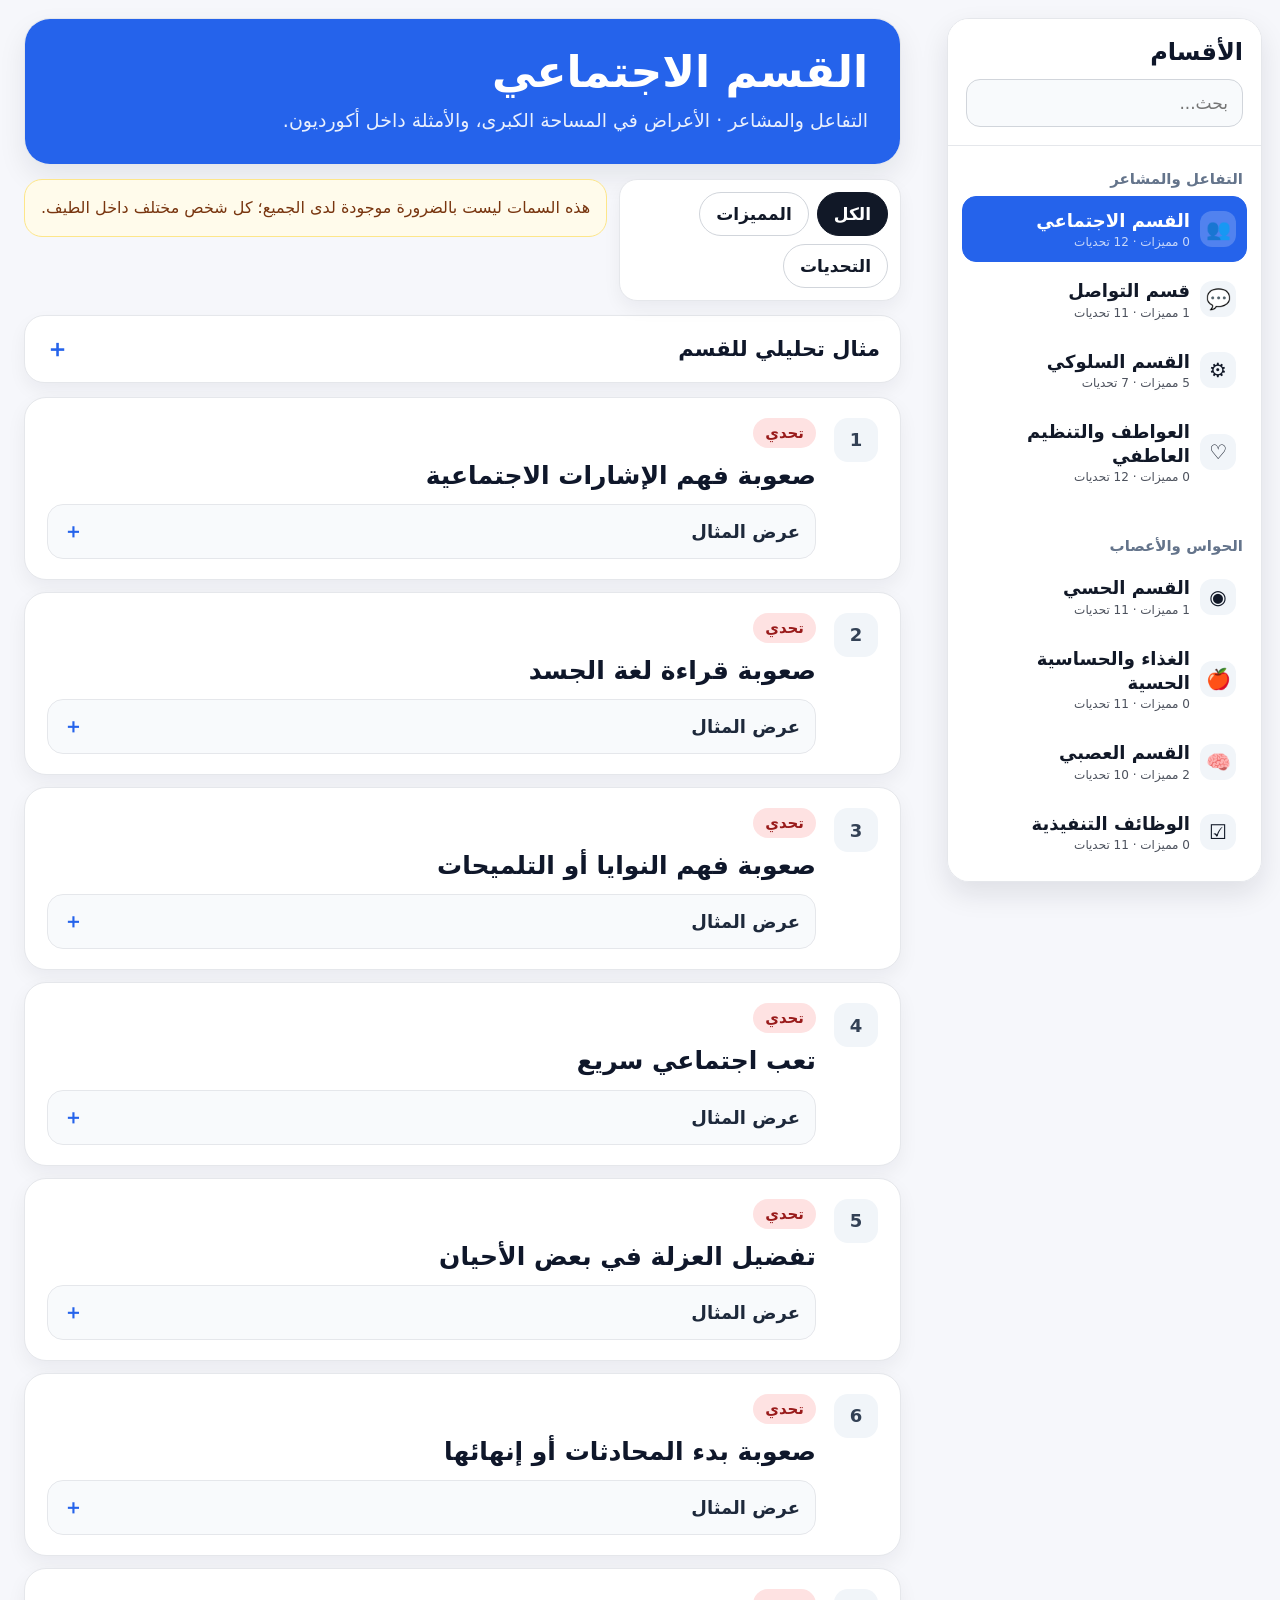
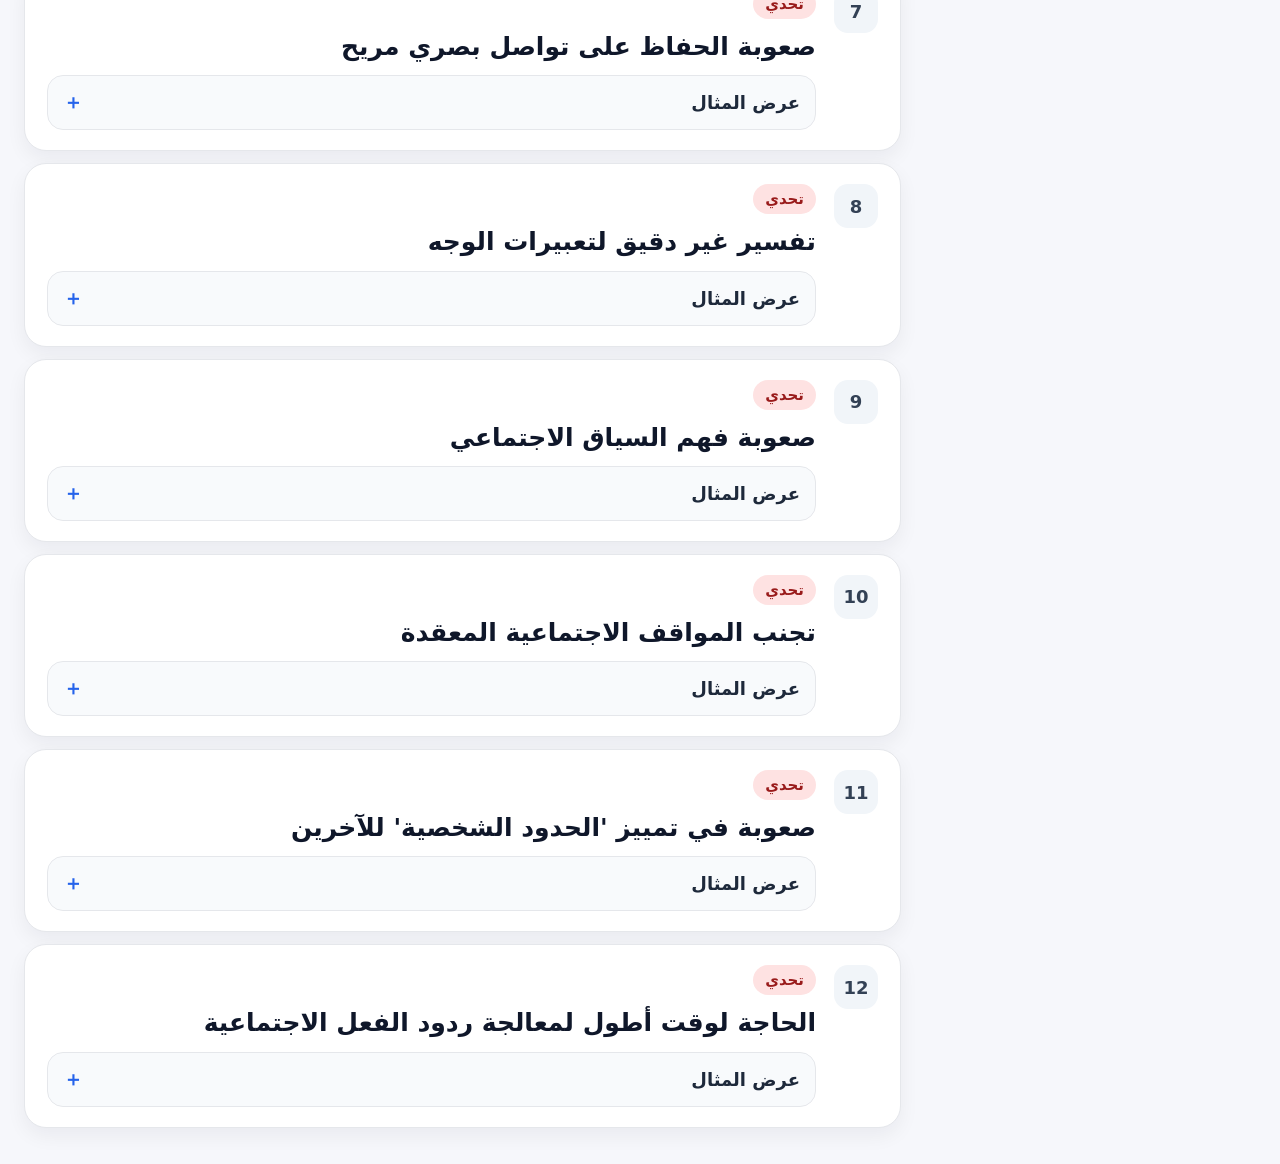
<file: app.html>
<!doctype html>
<html lang="ar" dir="rtl">
  <head>
    <meta charset="UTF-8" />
    <meta name="viewport" content="width=device-width, initial-scale=1.0" />
    <title>ASD | كنين سعد</title>
    <link rel="stylesheet" href="./reader.css?v=20260425-4" />
  </head>
  <body>
    <script src="./script.js?v=20260425-2"></script>
    <script src="./reader.js?v=20260425-4"></script>
  </body>
</html>
</file>
<file: reader.css>
*{box-sizing:border-box}html{scroll-behavior:smooth}body{margin:0;background:#f6f7fb;color:#0f172a;font-family:system-ui,-apple-system,BlinkMacSystemFont,"Segoe UI",Tahoma,Arial,sans-serif;direction:rtl}button,input{font:inherit}.reader-shell{min-height:100vh}.section-panel{position:fixed;right:18px;top:18px;bottom:18px;width:315px;overflow:auto;background:#fff;border:1px solid #e5e7eb;border-radius:22px;box-shadow:0 12px 28px rgba(15,23,42,.10);z-index:30}.section-panel-head{padding:18px;border-bottom:1px solid #e5e7eb;background:#fff;position:sticky;top:0;z-index:2}.section-panel-head h2{margin:0 0 12px;font-size:24px;line-height:1.25}.reader-search{width:100%;border:1px solid #d1d5db;border-radius:14px;background:#f8fafc;color:#0f172a;padding:13px 14px;font-size:17px;outline:none}.reader-search:focus{border-color:var(--accent);box-shadow:0 0 0 3px color-mix(in srgb,var(--accent),transparent 82%)}.section-group{padding:12px 14px}.group-name{margin:12px 4px 8px;color:#64748b;font-size:15px;font-weight:900}.section-btn{width:100%;display:flex;align-items:center;gap:10px;border:1px solid transparent;background:#fff;color:#111827;border-radius:14px;padding:12px 10px;margin:4px 0;cursor:pointer;text-align:right;transition:.15s ease}.section-btn:hover{background:#f8fafc;border-color:#e5e7eb}.section-btn.active{background:var(--accent);border-color:var(--accent);color:#fff}.section-icon{width:36px;height:36px;border-radius:12px;background:#f1f5f9;display:grid;place-items:center;font-size:20px;flex:0 0 auto}.section-btn.active .section-icon{background:rgba(255,255,255,.2)}.section-label{display:grid;gap:2px;min-width:0}.section-label strong{font-size:18px;line-height:1.35}.section-label span{font-size:12px;opacity:.75}.content-panel{margin-right:355px;padding:18px 24px 36px;max-width:1180px}.section-hero{background:#fff;border:1px solid #e5e7eb;border-radius:26px;overflow:hidden;box-shadow:0 12px 28px rgba(15,23,42,.08);margin-bottom:14px}.section-hero-head{background:var(--accent);color:#fff;padding:28px 32px}.section-hero-head h1{margin:0 0 8px;font-size:44px;line-height:1.14}.section-hero-head p{margin:0;font-size:19px;line-height:1.6;color:rgba(255,255,255,.9)}.top-row{display:grid;grid-template-columns:minmax(0,1fr) auto;gap:12px;align-items:start;margin-bottom:14px}.filter-row{display:flex;gap:8px;flex-wrap:wrap;background:#fff;border:1px solid #e5e7eb;border-radius:18px;padding:12px;box-shadow:0 8px 18px rgba(15,23,42,.05)}.filter-btn{border:1px solid #d1d5db;background:#fff;color:#111827;border-radius:999px;padding:11px 16px;font-size:17px;font-weight:900;cursor:pointer}.filter-btn.active{background:#111827;color:#fff;border-color:#111827}.notice-mini{background:#fffbeb;border:1px solid #fde68a;color:#78350f;border-radius:18px;padding:14px 16px;font-size:16px;line-height:1.8}.section-example{background:#fff;border:1px solid #e5e7eb;border-radius:20px;margin-bottom:14px;box-shadow:0 8px 18px rgba(15,23,42,.05);overflow:hidden}.section-example summary{cursor:pointer;list-style:none;padding:17px 20px;font-size:21px;font-weight:900;color:#0f172a;display:flex;align-items:center;justify-content:space-between;gap:12px}.section-example summary::-webkit-details-marker{display:none}.section-example summary::after{content:"＋";font-weight:900;color:var(--accent);font-size:24px}.section-example[open] summary::after{content:"−"}.section-example p{margin:0;padding:0 20px 20px;color:#334155;font-size:19px;line-height:2;border-top:1px solid #e5e7eb}.point-list{display:grid;grid-template-columns:1fr;gap:12px}.point-card{background:#fff;border:1px solid #e5e7eb;border-radius:22px;overflow:hidden;box-shadow:0 8px 20px rgba(15,23,42,.055)}.point-main{display:grid;grid-template-columns:48px minmax(0,1fr);gap:14px;padding:20px 22px}.point-number{width:44px;height:44px;border-radius:14px;background:#f1f5f9;display:grid;place-items:center;font-weight:900;font-size:18px;color:#334155}.point-body h3{margin:0 0 10px;font-size:25px;line-height:1.45;color:#0f172a}.tag{display:inline-flex;align-items:center;margin-bottom:10px;border-radius:999px;padding:6px 12px;font-size:15px;font-weight:900}.tag.strength{background:#dcfce7;color:#166534}.tag.challenge{background:#fee2e2;color:#991b1b}.example-accordion{border:1px solid #e5e7eb;background:#f8fafc;border-radius:16px;overflow:hidden;margin-top:8px}.example-accordion summary{cursor:pointer;list-style:none;padding:13px 15px;font-size:18px;font-weight:900;color:#1e293b;display:flex;justify-content:space-between;align-items:center}.example-accordion summary::-webkit-details-marker{display:none}.example-accordion summary::after{content:"＋";font-size:20px;color:var(--accent);font-weight:900}.example-accordion[open] summary::after{content:"−"}.example-accordion p{margin:0;padding:0 15px 16px;color:#334155;font-size:19px;line-height:1.9;border-top:1px solid #e5e7eb}.empty{background:#fff;border:1px solid #e5e7eb;border-radius:20px;padding:34px;text-align:center;color:#64748b;font-size:20px}mark{background:#fef3c7;border-radius:4px;padding:0 3px;color:inherit}.section-panel::-webkit-scrollbar{width:7px}.section-panel::-webkit-scrollbar-track{background:transparent}.section-panel::-webkit-scrollbar-thumb{background:#cbd5e1;border-radius:99px}@media(max-width:950px){.section-panel{position:relative;right:auto;top:auto;bottom:auto;width:auto;max-height:46vh;margin:12px 12px 0}.content-panel{margin-right:0;padding:12px}.top-row{grid-template-columns:1fr}.section-hero-head h1{font-size:34px}.section-hero-head{padding:22px}.point-main{grid-template-columns:1fr}.point-number{width:38px;height:38px}.point-body h3{font-size:23px}.example-accordion p{font-size:18px}}@media(max-width:560px){.section-label strong{font-size:17px}.section-hero-head h1{font-size:30px}.section-hero-head p{font-size:17px}.filter-btn{font-size:16px;padding:10px 13px}.notice-mini{font-size:15px}.section-example summary{font-size:19px}.section-example p{font-size:18px}.point-main{padding:17px}.point-body h3{font-size:22px}.example-accordion summary{font-size:17px}.example-accordion p{font-size:18px}}
</file>
